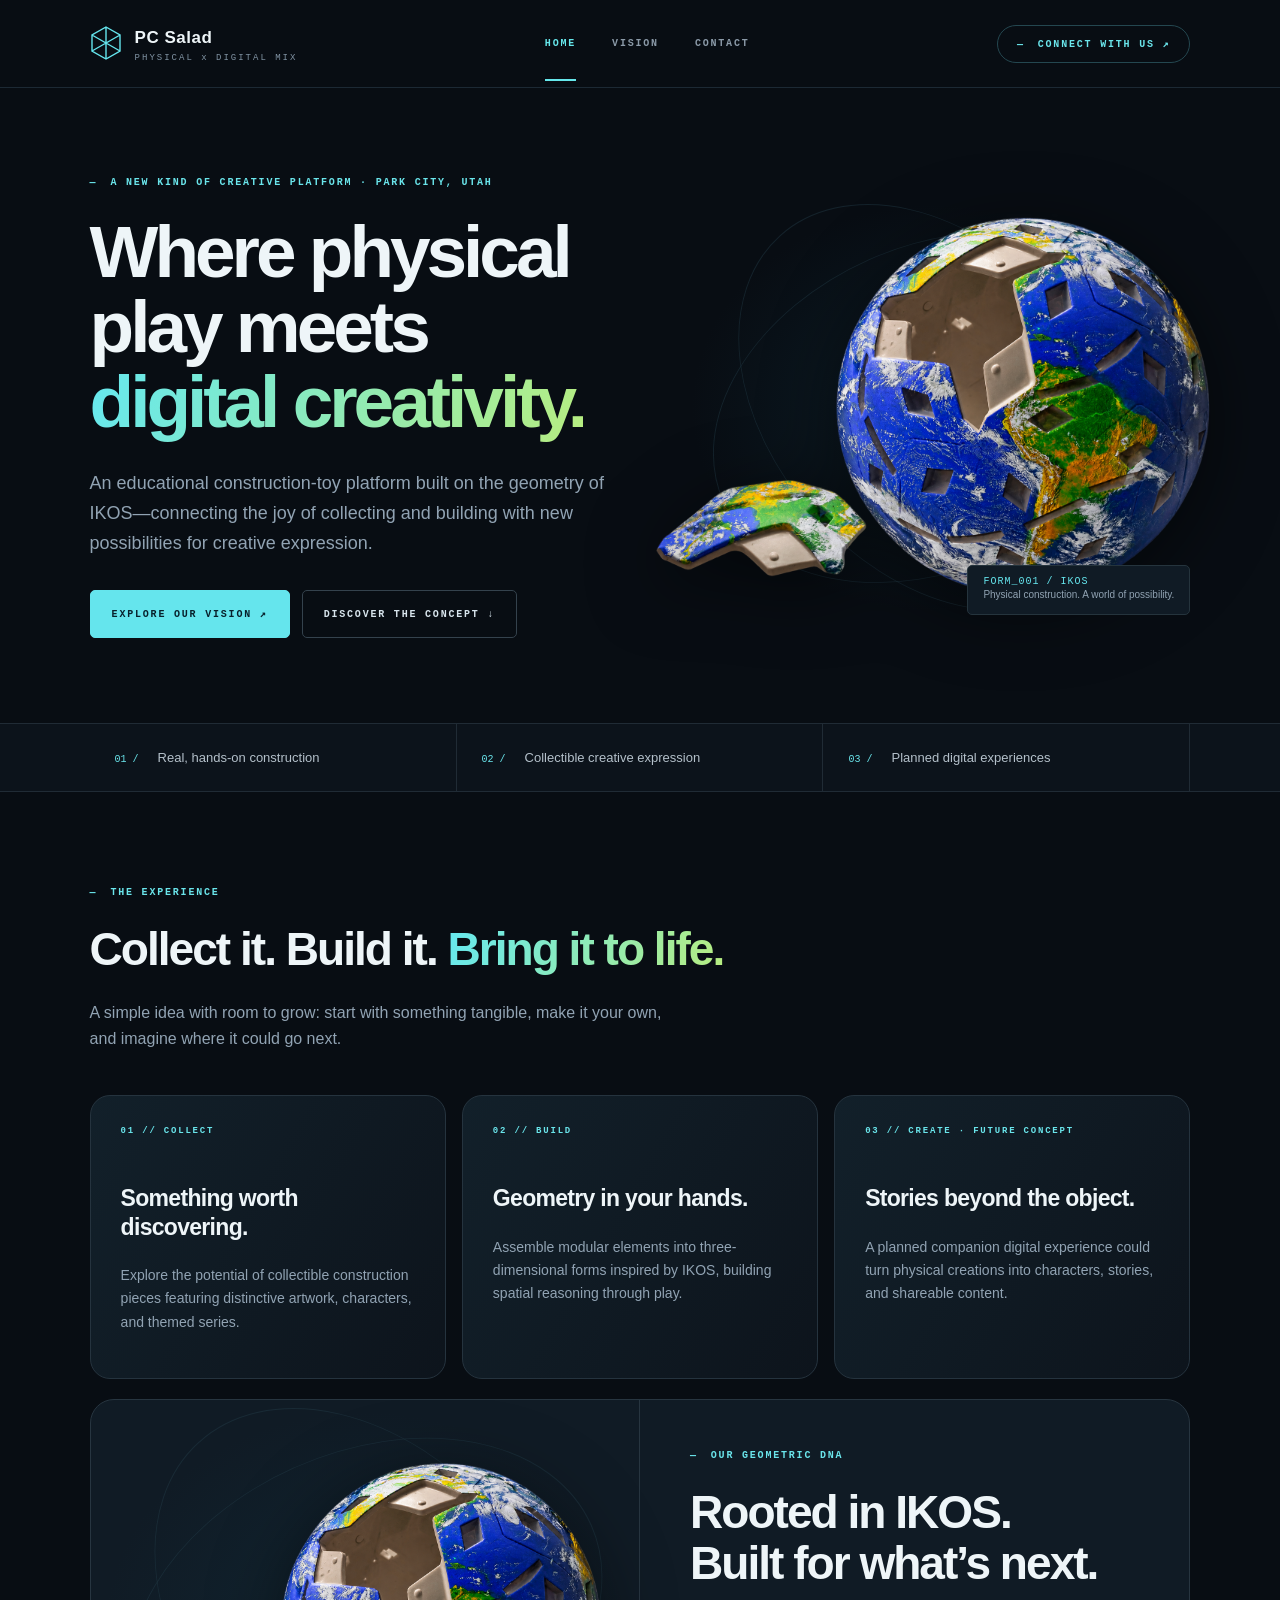
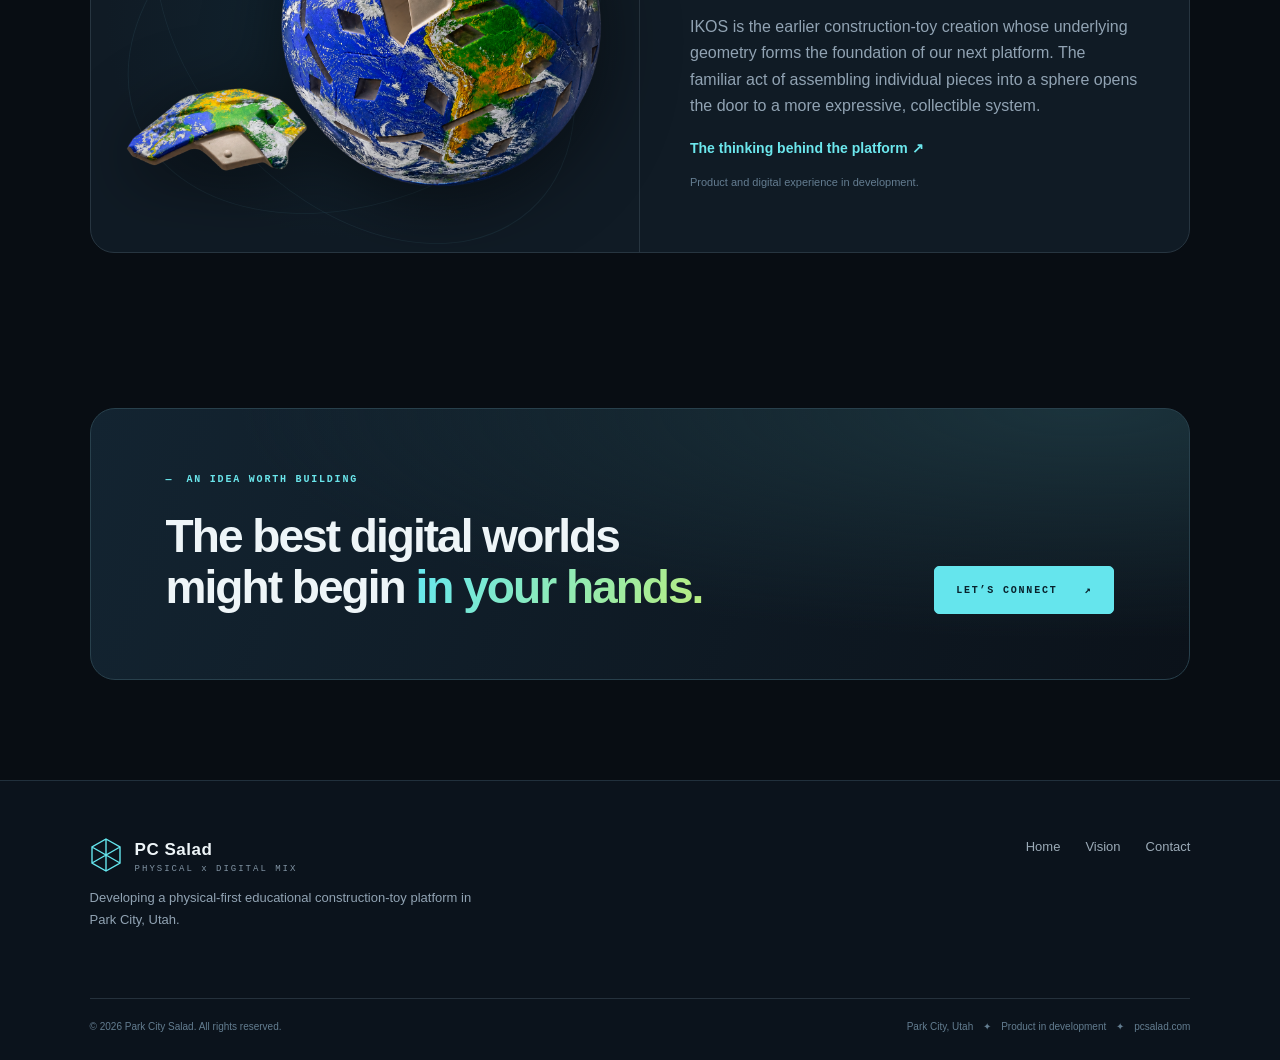
<file: index.html>
<!doctype html><html lang="en"><head><meta charset="utf-8"><meta name="viewport" content="width=device-width,initial-scale=1"><meta name="description" content="Park City Salad — a physical-first educational construction-toy platform connecting hands-on play with creative possibility."><meta name="theme-color" content="#080d13"><title>Home — Park City Salad</title><link rel="stylesheet" href="/style.css"></head><body><header><div class="wrap nav"><a class="brand" href="/"><svg viewBox="0 0 32 36" fill="none" aria-hidden="true"><path d="M16 2 30 10v16l-14 8L2 26V10Z M16 2v32 M2 10l28 16 M30 10 2 26 M2 10l14 8 14-8 M16 18v16" stroke="currentColor" stroke-width="1.4"/></svg><span>PC Salad<small>PHYSICAL x DIGITAL MIX</small></span></a><nav aria-label="Main navigation"><a class="active" aria-current=page href="/">Home</a><a class=""  href="/vision/">Vision</a><a class=""  href="/contact/">Contact</a></nav><a class="pill micro" style="margin:0" href="/contact/">Connect with us ↗</a></div></header><main><div class="wrap hero"><div><span class="micro">A new kind of creative platform · Park City, Utah</span><h1>Where physical<br>play meets<br><em>digital creativity.</em></h1><p class="lead">An educational construction-toy platform built on the geometry of IKOS—connecting the joy of collecting and building with new possibilities for creative expression.</p><div class="actions"><a class="btn primary" href="/vision/">Explore our vision ↗</a><a class="btn" href="#experience">Discover the concept ↓</a></div></div><div class="art"><img src="/assets/globe.png" alt="Earth-themed modular construction globe with an open panel and detached building piece"><div class="caption"><b>FORM_001 / IKOS</b>Physical construction. A world of possibility.</div></div></div><div class="strip"><div class="wrap"><span><b>01 /</b>Real, hands-on construction</span><span><b>02 /</b>Collectible creative expression</span><span><b>03 /</b>Planned digital experiences</span></div></div><section id="experience" class="wrap"><div class="intro"><span class="micro">The experience</span><h2>Collect it. Build it. <em>Bring it to life.</em></h2><p>A simple idea with room to grow: start with something tangible, make it your own, and imagine where it could go next.</p></div><div class="cards"><article class="card"><span class="micro">01 // COLLECT</span><h3>Something worth discovering.</h3><p>Explore the potential of collectible construction pieces featuring distinctive artwork, characters, and themed series.</p></article><article class="card"><span class="micro">02 // BUILD</span><h3>Geometry in your hands.</h3><p>Assemble modular elements into three-dimensional forms inspired by IKOS, building spatial reasoning through play.</p></article><article class="card"><span class="micro">03 // CREATE · FUTURE CONCEPT</span><h3>Stories beyond the object.</h3><p>A planned companion digital experience could turn physical creations into characters, stories, and shareable content.</p></article></div><div class="feature"><div class="art"><img src="/assets/globe.png" alt="Earth-themed modular construction globe with an open panel and detached building piece"></div><div class="copy"><span class="micro">Our geometric DNA</span><h2>Rooted in IKOS.<br>Built for what’s next.</h2><p>IKOS is the earlier construction-toy creation whose underlying geometry forms the foundation of our next platform. The familiar act of assembling individual pieces into a sphere opens the door to a more expressive, collectible system.</p><a class="textlink" href="/vision/">The thinking behind the platform ↗</a><p class="note">Product and digital experience in development.</p></div></div></section><div class="wrap"><aside class="cta"><div><span class="micro">An idea worth building</span><h2>The best digital worlds<br>might begin <em>in your hands.</em></h2></div><a class="btn primary" href="/contact/">Let’s connect <span>↗</span></a></aside></div></main><footer><div class="wrap"><div class="foot"><div><a class="brand" href="/"><svg viewBox="0 0 32 36" fill="none" aria-hidden="true"><path d="M16 2 30 10v16l-14 8L2 26V10Z M16 2v32 M2 10l28 16 M30 10 2 26 M2 10l14 8 14-8 M16 18v16" stroke="currentColor" stroke-width="1.4"/></svg><span>PC Salad<small>PHYSICAL x DIGITAL MIX</small></span></a><p>Developing a physical-first educational construction-toy platform in Park City, Utah.</p></div><div class="footlinks"><a href="/">Home</a><a href="/vision/">Vision</a><a href="/contact/">Contact</a></div></div><div class="legal"><span>© 2026 Park City Salad. All rights reserved.</span><span>Park City, Utah　✦　Product in development　✦　pcsalad.com</span></div></div></footer><script src="/app.js"></script></body></html>
</file>
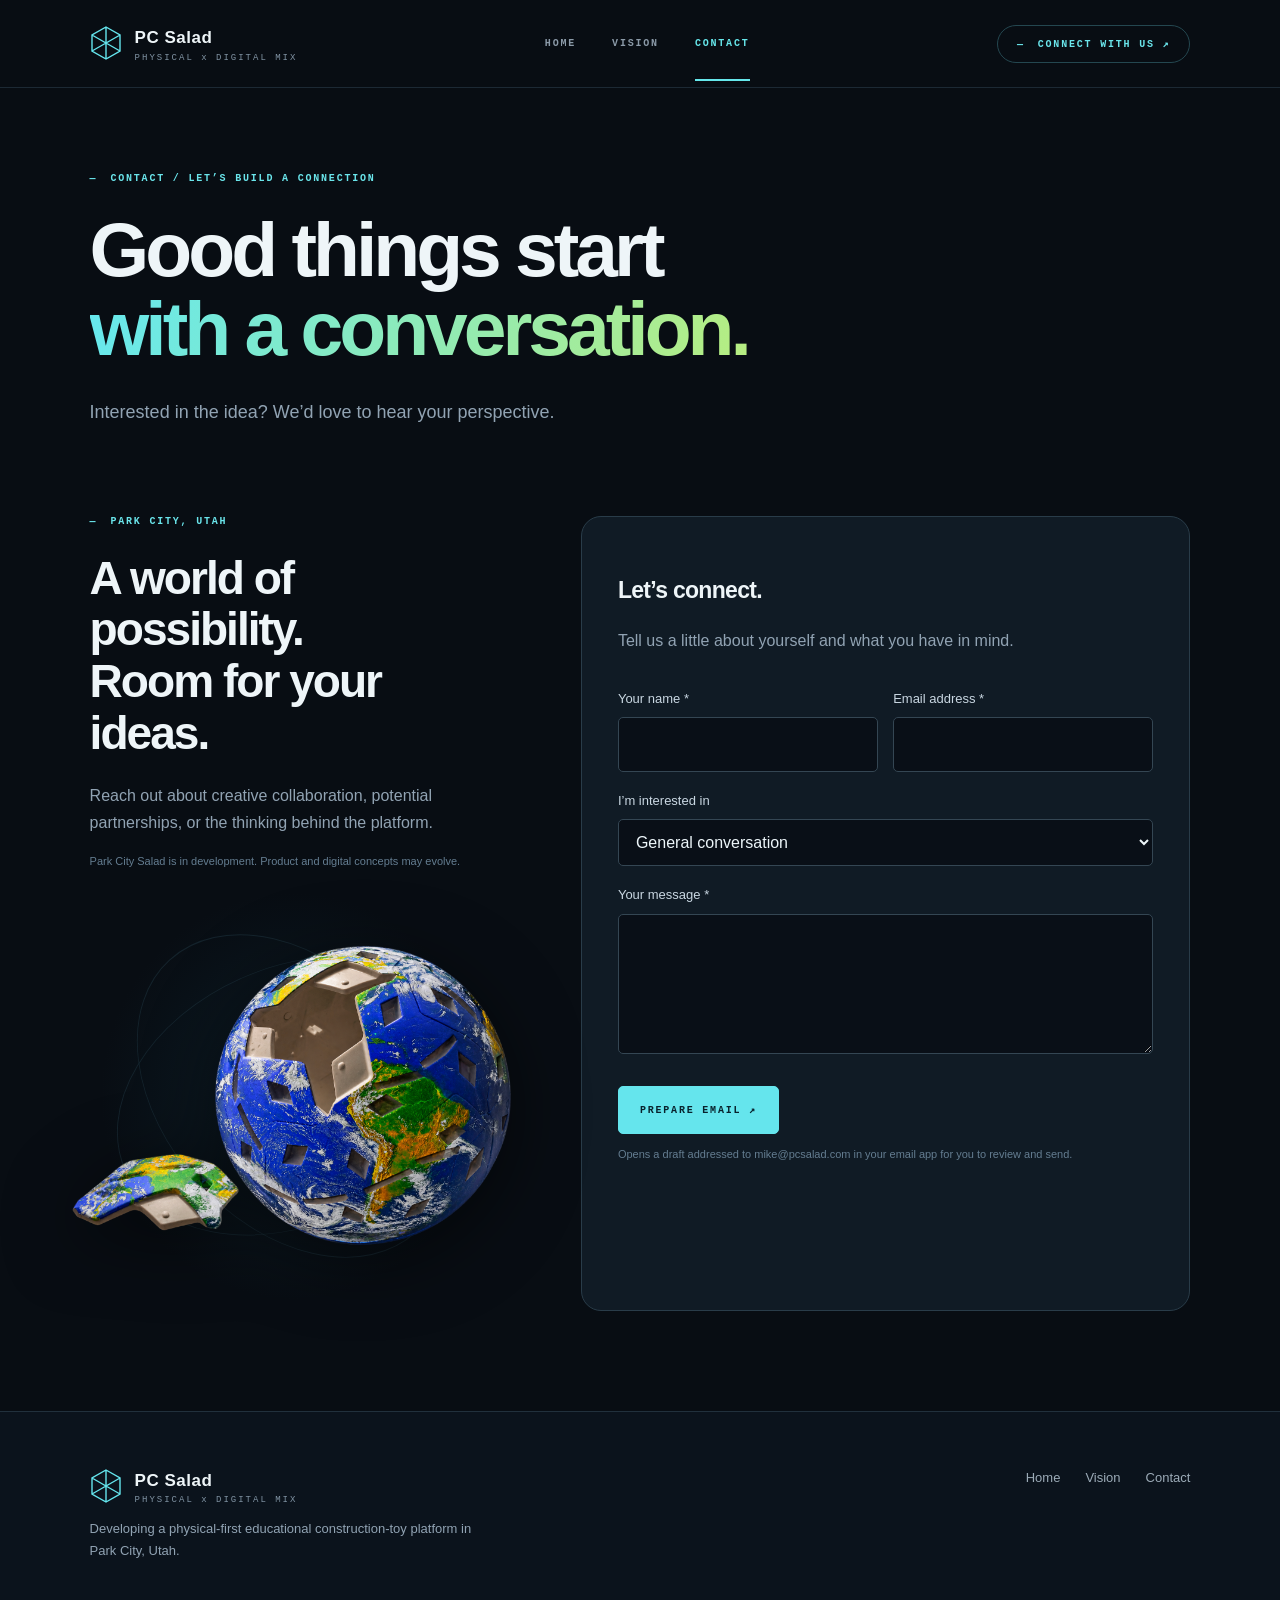
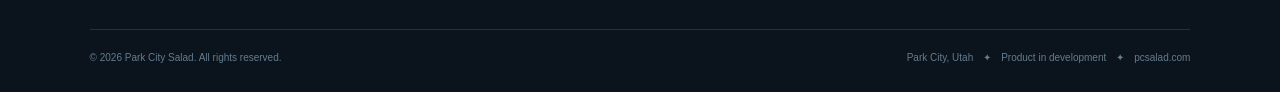
<file: contact/index.html>
<!doctype html><html lang="en"><head><meta charset="utf-8"><meta name="viewport" content="width=device-width,initial-scale=1"><meta name="description" content="Park City Salad — a physical-first educational construction-toy platform connecting hands-on play with creative possibility."><meta name="theme-color" content="#080d13"><title>Contact — Park City Salad</title><link rel="stylesheet" href="/style.css"></head><body><header><div class="wrap nav"><a class="brand" href="/"><svg viewBox="0 0 32 36" fill="none" aria-hidden="true"><path d="M16 2 30 10v16l-14 8L2 26V10Z M16 2v32 M2 10l28 16 M30 10 2 26 M2 10l14 8 14-8 M16 18v16" stroke="currentColor" stroke-width="1.4"/></svg><span>PC Salad<small>PHYSICAL x DIGITAL MIX</small></span></a><nav aria-label="Main navigation"><a class=""  href="/">Home</a><a class=""  href="/vision/">Vision</a><a class="active" aria-current=page href="/contact/">Contact</a></nav><a class="pill micro" style="margin:0" href="/contact/">Connect with us ↗</a></div></header><main><div class="wrap"><div class="pagehero"><span class="micro">Contact / let’s build a connection</span><h1>Good things start<br><em>with a conversation.</em></h1><p class="lead">Interested in the idea? We’d love to hear your perspective.</p></div><div class="contactgrid"><div><span class="micro">Park City, Utah</span><h2>A world of possibility.<br>Room for your ideas.</h2><p>Reach out about creative collaboration, potential partnerships, or the thinking behind the platform.</p><p class="note">Park City Salad is in development. Product and digital concepts may evolve.</p><div class="art"><img src="/assets/globe.png" alt="Earth-themed modular construction globe with an open panel and detached building piece"></div></div><form class="contactbox" id="contact-form"><h3>Let’s connect.</h3><p>Tell us a little about yourself and what you have in mind.</p><div class="formrow"><div><label for="name">Your name *</label><input id="name" name="name" autocomplete="name" required></div><div><label for="email">Email address *</label><input id="email" name="email" type="email" autocomplete="email" required></div></div><label for="interest">I’m interested in</label><select id="interest" name="interest"><option>General conversation</option><option>Creative collaboration</option><option>Potential partnership</option><option>The product concept</option></select><label for="message">Your message *</label><textarea id="message" name="message" required></textarea><button class="btn primary" type="submit" style="margin-top:24px">Prepare email ↗</button><p class="note">Opens a draft addressed to mike@pcsalad.com in your email app for you to review and send.</p><p class="status" id="form-status" role="status"></p></form></div></div></main><footer><div class="wrap"><div class="foot"><div><a class="brand" href="/"><svg viewBox="0 0 32 36" fill="none" aria-hidden="true"><path d="M16 2 30 10v16l-14 8L2 26V10Z M16 2v32 M2 10l28 16 M30 10 2 26 M2 10l14 8 14-8 M16 18v16" stroke="currentColor" stroke-width="1.4"/></svg><span>PC Salad<small>PHYSICAL x DIGITAL MIX</small></span></a><p>Developing a physical-first educational construction-toy platform in Park City, Utah.</p></div><div class="footlinks"><a href="/">Home</a><a href="/vision/">Vision</a><a href="/contact/">Contact</a></div></div><div class="legal"><span>© 2026 Park City Salad. All rights reserved.</span><span>Park City, Utah　✦　Product in development　✦　pcsalad.com</span></div></div></footer><script src="/app.js"></script></body></html>
</file>
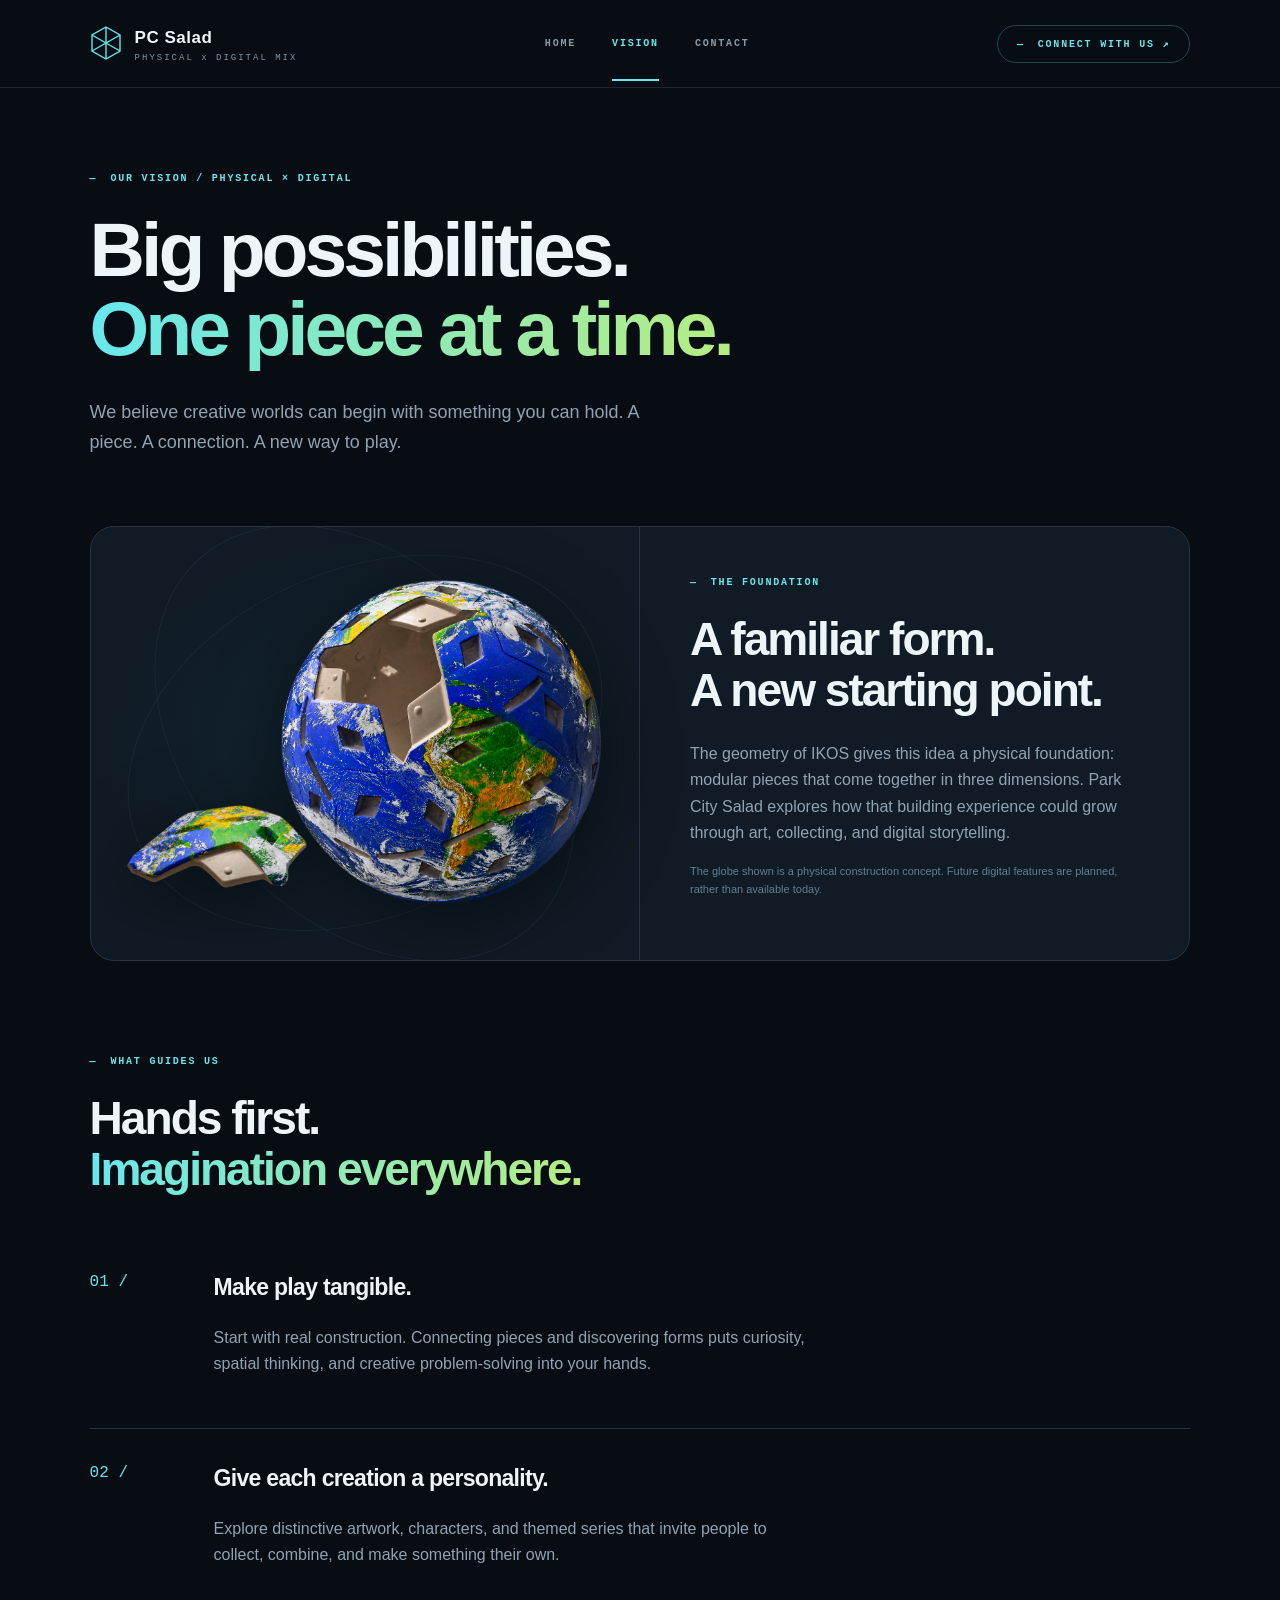
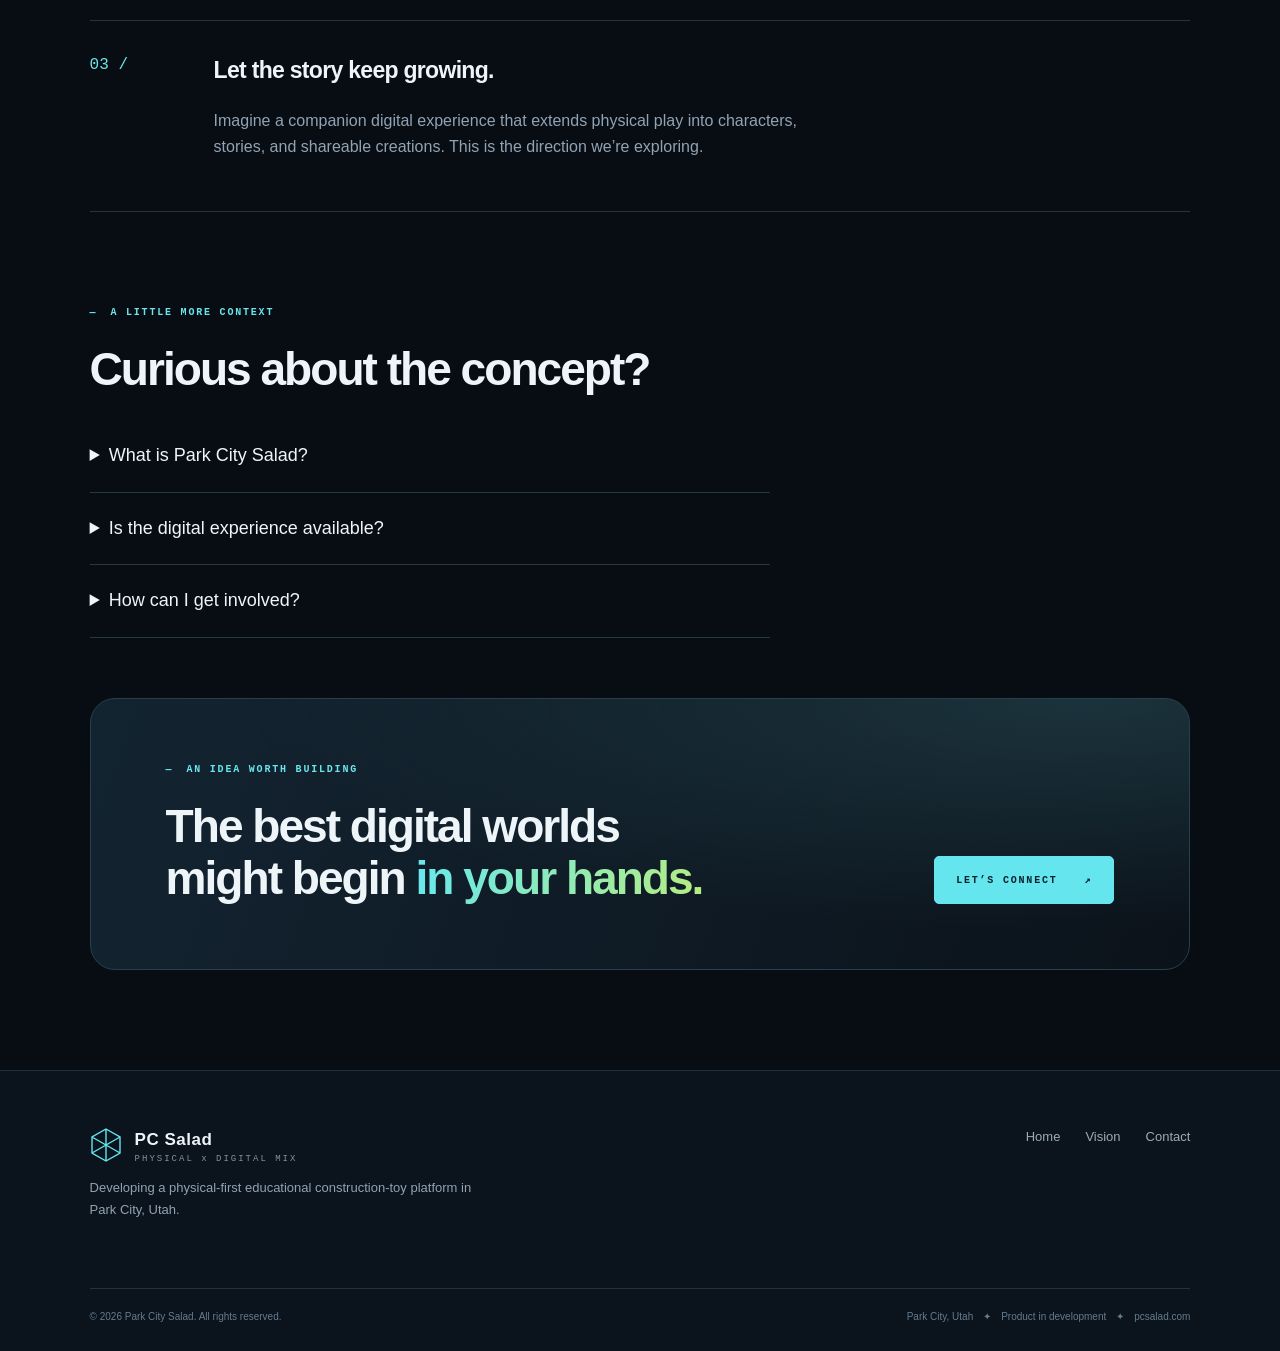
<file: vision/index.html>
<!doctype html><html lang="en"><head><meta charset="utf-8"><meta name="viewport" content="width=device-width,initial-scale=1"><meta name="description" content="Park City Salad — a physical-first educational construction-toy platform connecting hands-on play with creative possibility."><meta name="theme-color" content="#080d13"><title>Vision — Park City Salad</title><link rel="stylesheet" href="/style.css"></head><body><header><div class="wrap nav"><a class="brand" href="/"><svg viewBox="0 0 32 36" fill="none" aria-hidden="true"><path d="M16 2 30 10v16l-14 8L2 26V10Z M16 2v32 M2 10l28 16 M30 10 2 26 M2 10l14 8 14-8 M16 18v16" stroke="currentColor" stroke-width="1.4"/></svg><span>PC Salad<small>PHYSICAL x DIGITAL MIX</small></span></a><nav aria-label="Main navigation"><a class=""  href="/">Home</a><a class="active" aria-current=page href="/vision/">Vision</a><a class=""  href="/contact/">Contact</a></nav><a class="pill micro" style="margin:0" href="/contact/">Connect with us ↗</a></div></header><main><div class="wrap"><div class="pagehero"><span class="micro">Our vision / physical × digital</span><h1>Big possibilities.<br><em>One piece at a time.</em></h1><p class="lead">We believe creative worlds can begin with something you can hold. A piece. A connection. A new way to play.</p></div><div class="feature"><div class="art"><img src="/assets/globe.png" alt="Earth-themed modular construction globe with an open panel and detached building piece"></div><div class="copy"><span class="micro">The foundation</span><h2>A familiar form.<br>A new starting point.</h2><p>The geometry of IKOS gives this idea a physical foundation: modular pieces that come together in three dimensions. Park City Salad explores how that building experience could grow through art, collecting, and digital storytelling.</p><p class="note">The globe shown is a physical construction concept. Future digital features are planned, rather than available today.</p></div></div><section><div class="intro"><span class="micro">What guides us</span><h2>Hands first.<br><em>Imagination everywhere.</em></h2></div><article class="principles"><span class="number">01 /</span><div><h3>Make play tangible.</h3><p>Start with real construction. Connecting pieces and discovering forms puts curiosity, spatial thinking, and creative problem-solving into your hands.</p></div></article><article class="principles"><span class="number">02 /</span><div><h3>Give each creation a personality.</h3><p>Explore distinctive artwork, characters, and themed series that invite people to collect, combine, and make something their own.</p></div></article><article class="principles"><span class="number">03 /</span><div><h3>Let the story keep growing.</h3><p>Imagine a companion digital experience that extends physical play into characters, stories, and shareable creations. This is the direction we’re exploring.</p></div></article></section><div class="intro faq"><span class="micro">A little more context</span><h2>Curious about the concept?</h2><details><summary>What is Park City Salad?</summary><p>A physical-first educational construction-toy platform in development in Park City, Utah, inspired by the geometry of IKOS.</p></details><details><summary>Is the digital experience available?</summary><p>The companion digital experience is a future concept. The vision is to connect physical creations with new forms of creative expression.</p></details><details><summary>How can I get involved?</summary><p>Visit our Contact page to start a conversation about the concept, creative collaboration, or potential partnerships.</p><a class="textlink" href="/contact/">Start a conversation ↗</a></details></div></div><div class="wrap"><aside class="cta"><div><span class="micro">An idea worth building</span><h2>The best digital worlds<br>might begin <em>in your hands.</em></h2></div><a class="btn primary" href="/contact/">Let’s connect <span>↗</span></a></aside></div></main><footer><div class="wrap"><div class="foot"><div><a class="brand" href="/"><svg viewBox="0 0 32 36" fill="none" aria-hidden="true"><path d="M16 2 30 10v16l-14 8L2 26V10Z M16 2v32 M2 10l28 16 M30 10 2 26 M2 10l14 8 14-8 M16 18v16" stroke="currentColor" stroke-width="1.4"/></svg><span>PC Salad<small>PHYSICAL x DIGITAL MIX</small></span></a><p>Developing a physical-first educational construction-toy platform in Park City, Utah.</p></div><div class="footlinks"><a href="/">Home</a><a href="/vision/">Vision</a><a href="/contact/">Contact</a></div></div><div class="legal"><span>© 2026 Park City Salad. All rights reserved.</span><span>Park City, Utah　✦　Product in development　✦　pcsalad.com</span></div></div></footer><script src="/app.js"></script></body></html>
</file>
<file: style.css>
*{box-sizing:border-box}html{scroll-behavior:smooth}body{margin:0;background:#080d13;color:#eef5f8;font-family:Arial,Helvetica,sans-serif;line-height:1.65}a{color:inherit;text-decoration:none}button,input,select,textarea{font:inherit}a:focus-visible,button:focus-visible{outline:2px solid #68e8ed;outline-offset:6px}.wrap{width:min(1160px,86%);margin:auto}header{border-bottom:1px solid #1c2934;height:88px;display:flex;align-items:center}.nav{display:flex;align-items:center;justify-content:space-between;gap:30px}.brand{display:flex;align-items:center;gap:13px;font-size:17px;font-weight:800;letter-spacing:.5px}.brand svg{width:32px;color:#64e5ed}.brand small{display:block;font:9px monospace;letter-spacing:2px;color:#8093a3}nav{display:flex;gap:36px}nav a,.micro,.btn{font:700 10px monospace;letter-spacing:1.8px;text-transform:uppercase}nav a{padding:32px 0;color:#8b9aa8;position:relative}nav a.active{color:#66e7eb}nav a.active:after{content:'';position:absolute;bottom:0;left:0;right:0;height:2px;background:#66e7eb}.pill{border:1px solid #244750;border-radius:30px;padding:12px 19px;color:#66e7eb}.hero{padding:72px 0 68px;display:grid;grid-template-columns:1.08fr 1fr;gap:35px;align-items:center;min-height:635px}.micro{color:#6ae5eb;font-size:10px;display:block;margin-bottom:26px}.micro:before{content:'—';margin-right:13px}h1{font-size:clamp(44px,5.7vw,78px);line-height:1.03;letter-spacing:-4px;margin:0 0 30px;font-weight:800}h2{font-size:clamp(34px,3.6vw,49px);line-height:1.12;letter-spacing:-2px;margin:0 0 24px}h3{line-height:1.25;font-size:23px;letter-spacing:-.7px}em{font-style:normal;background:linear-gradient(110deg,#65e8f0,#b7ed80);background-clip:text;color:transparent}p{color:#91a3b3;font-size:16px;max-width:600px}.lead{font-size:18px}.actions{display:flex;gap:12px;flex-wrap:wrap;margin-top:32px}.btn{display:inline-flex;align-items:center;justify-content:space-between;gap:27px;border:1px solid #34424d;border-radius:5px;padding:17px 21px;background:transparent;color:#d8e5ed;cursor:pointer;transition:.2s}.btn.primary{background:#65e5ed;color:#08212c;border-color:#65e5ed}.btn:hover{transform:translateY(-3px);border-color:#95eed3}.art{position:relative;display:flex;align-items:center;justify-content:center;min-height:430px;background:radial-gradient(ellipse,#13344366,transparent 67%)}.art:before,.art:after{content:'';position:absolute;width:90%;aspect-ratio:1;border:1px solid #26434e66;border-radius:50%;transform:rotate(-24deg) scaleY(.7)}.art:after{transform:rotate(48deg) scaleY(.7)}.art img{width:112%;max-height:505px;object-fit:contain;position:relative;z-index:1;filter:drop-shadow(0 15px 35px #0008)}.caption{position:absolute;bottom:8px;right:0;background:#101b25;border:1px solid #25343d;border-radius:5px;padding:10px 15px;z-index:2;color:#91a3b3;font-size:10px}.caption b{display:block;color:#65e5ed;font:10px monospace;letter-spacing:1px}.strip{border-block:1px solid #202b35;background:#0c131b}.strip .wrap{display:grid;grid-template-columns:repeat(3,1fr)}.strip span{padding:23px 25px;border-right:1px solid #202b35;font-size:13px;color:#b4c0ca}.strip b{font:10px monospace;color:#6ae5eb;margin-right:19px}section{padding:95px 0}.intro{max-width:680px;margin-bottom:42px}.cards{display:grid;grid-template-columns:repeat(3,1fr);gap:16px}.card{border:1px solid #25333e;border-radius:20px;background:linear-gradient(120deg,#12202a,#0d141c);padding:30px;min-height:270px}.card .micro{font-size:9px;margin-bottom:48px}.card .micro:before{display:none}.card p{font-size:14px}.feature{display:grid;grid-template-columns:1fr 1fr;border:1px solid #273540;border-radius:24px;overflow:hidden;background:#101b25;margin-top:20px}.feature .art{min-height:410px;border-right:1px solid #273540;padding:40px}.feature .art img{width:105%;max-height:340px}.feature .copy{padding:50px}.textlink{color:#6ce7ed;font-size:14px;font-weight:bold}.note{font-size:11px;color:#647d91}.cta{padding:65px 75px;border:1px solid #28404c;border-radius:25px;background:radial-gradient(at 90% 0%,#1b333c,transparent 60%),linear-gradient(110deg,#132431,#0b121a);display:flex;align-items:end;justify-content:space-between;gap:40px;margin:60px 0 100px}.cta h2{max-width:660px;margin-bottom:0}.cta .btn{flex-shrink:0}footer{background:#0b131c;border-top:1px solid #21303c;padding:55px 0 25px}.foot{display:flex;justify-content:space-between}.foot p{font-size:13px;max-width:390px}.footlinks{display:flex;gap:25px;font-size:13px;color:#9cabb7}.legal{margin-top:55px;padding-top:20px;border-top:1px solid #25313c;display:flex;justify-content:space-between;color:#637d90;font-size:10px}.pagehero{padding:85px 0 30px;max-width:850px}.pagehero h1{font-size:clamp(50px,6vw,80px)}.principles{display:grid;grid-template-columns:100px 1fr;gap:24px;padding:35px 0;border-bottom:1px solid #27343e}.number{color:#66e7eb;font:16px monospace}.principles h3{margin-top:0}.contactgrid{display:grid;grid-template-columns:.8fr 1.2fr;gap:85px;padding:40px 0 100px}.contactbox{padding:36px;border:1px solid #293c49;border-radius:20px;background:#101b25}label{display:block;color:#c9d7e2;font-size:13px;margin:18px 0 8px}input,textarea,select{width:100%;background:#090f17;border:1px solid #344653;border-radius:5px;color:#edf6fa;padding:13px;outline:none}input:focus,textarea:focus,select:focus{border-color:#68e5ed}textarea{min-height:140px;resize:vertical}.formrow{display:grid;grid-template-columns:1fr 1fr;gap:15px}.status{color:#9edc93;font-size:13px}.faq details{border-bottom:1px solid #293943;padding:21px 0}.faq summary{cursor:pointer;font-size:18px}.faq p{font-size:14px}@media(max-width:750px){header{height:auto;padding:22px 0}.nav{flex-wrap:wrap;gap:20px}.nav>.pill{display:none}nav{gap:26px;width:100%;justify-content:center}nav a{padding:8px 0}.hero{grid-template-columns:1fr;padding:50px 0 30px;gap:10px}h1{letter-spacing:-2.5px}.art{min-height:350px}.art img{width:100%;max-height:360px}.strip .wrap{grid-template-columns:1fr}.strip span{border-bottom:1px solid #202b35;padding:15px 0}.cards,.feature,.contactgrid{grid-template-columns:1fr}.feature .art{border-right:0;border-bottom:1px solid #273540;min-height:330px}.feature .copy{padding:30px}.card{min-height:230px}.card .micro{margin-bottom:30px}section{padding:65px 0}.cta{padding:35px 28px;display:block;margin:20px 0 65px}.cta .btn{margin-top:30px}.foot,.legal{gap:30px;flex-direction:column}.contactgrid{gap:25px}.formrow{grid-template-columns:1fr}.contactbox{padding:25px}.principles{grid-template-columns:45px 1fr}.pagehero{padding-top:55px}}@media(prefers-reduced-motion:reduce){html{scroll-behavior:auto}.btn{transition:none}}
</file>
